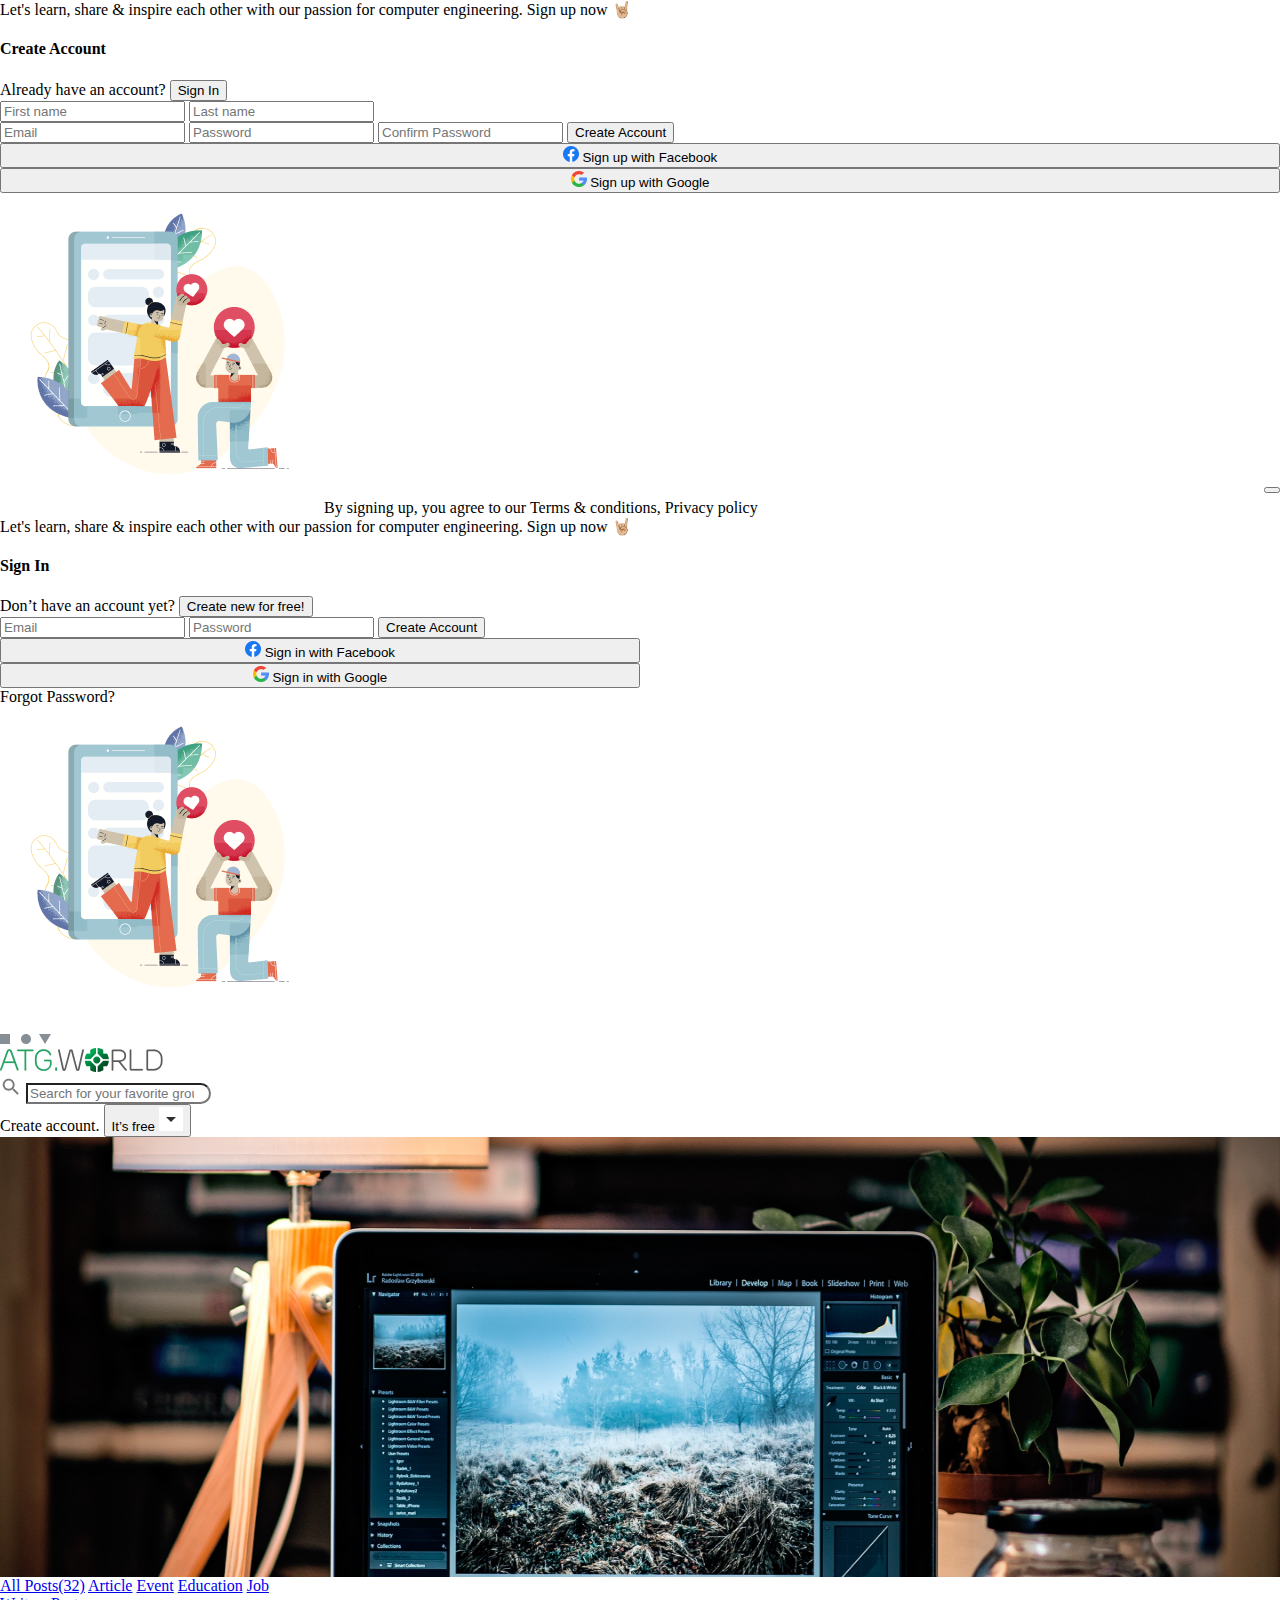
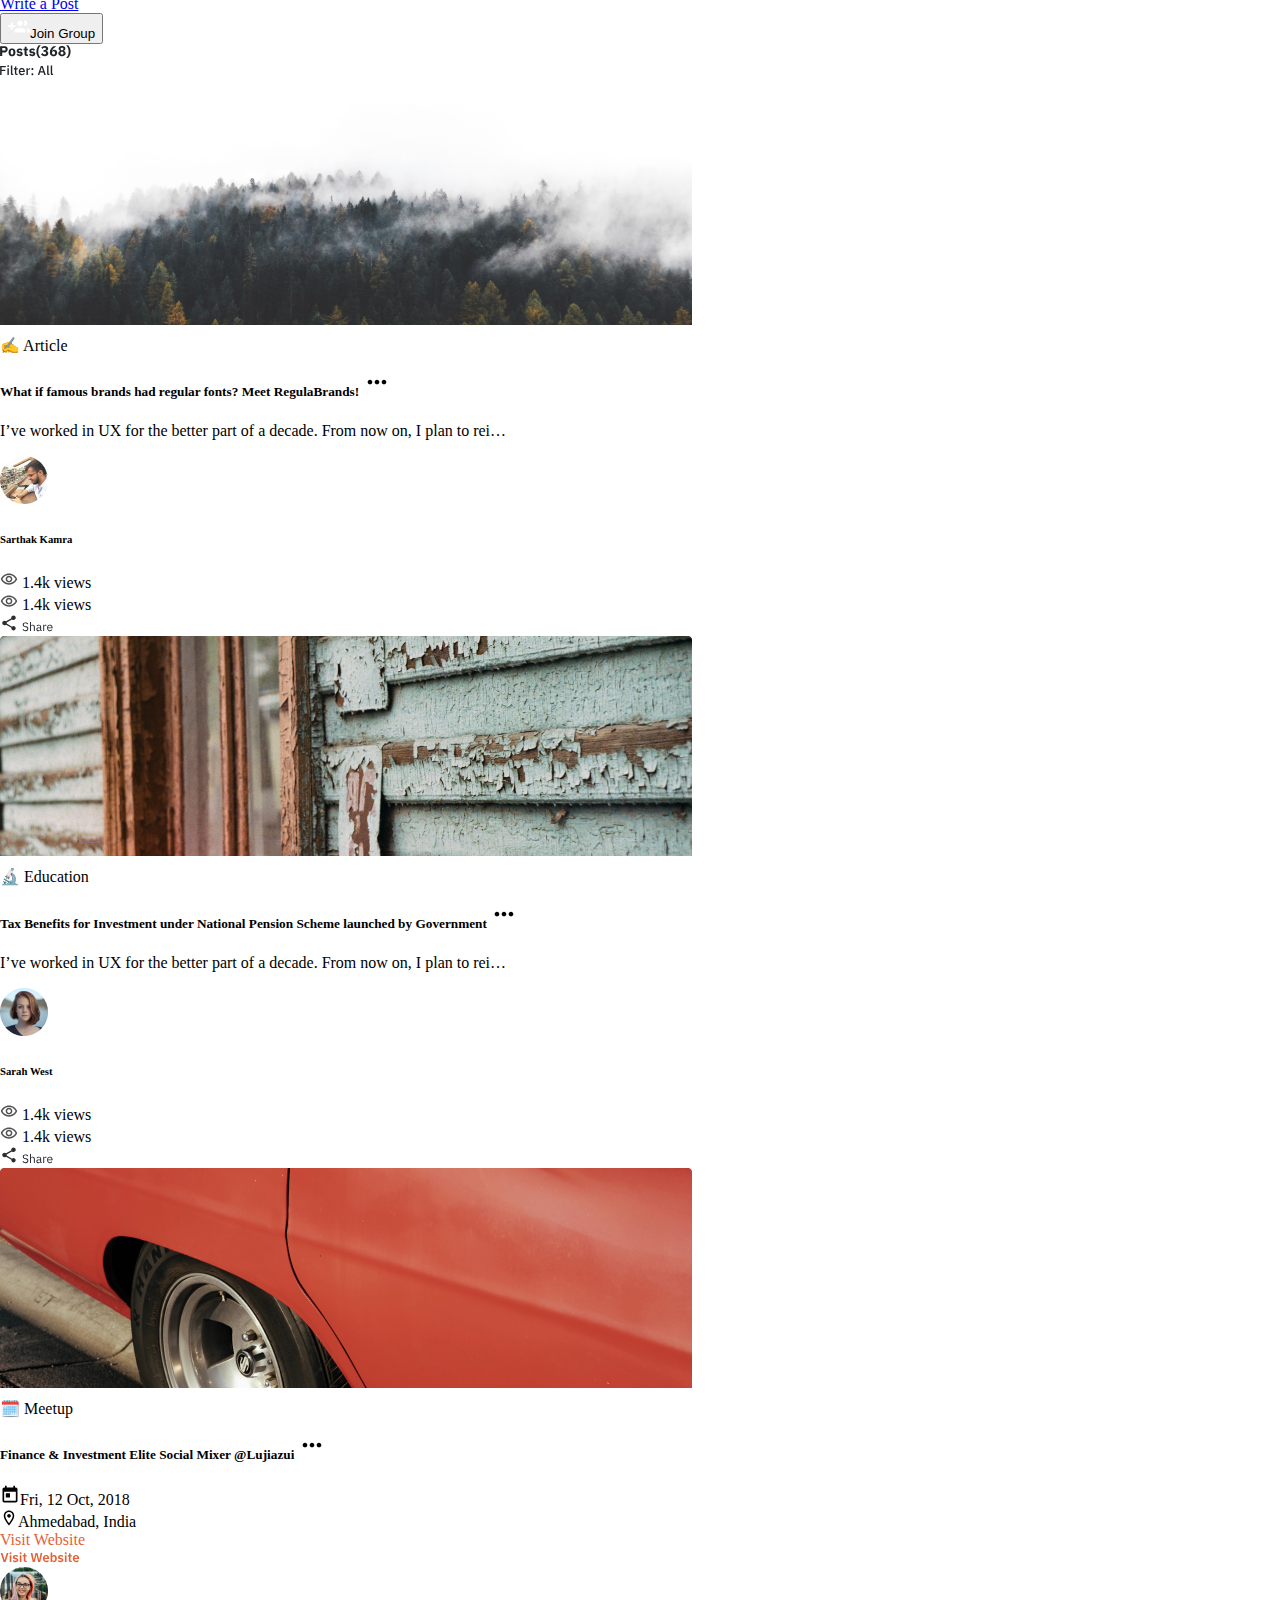
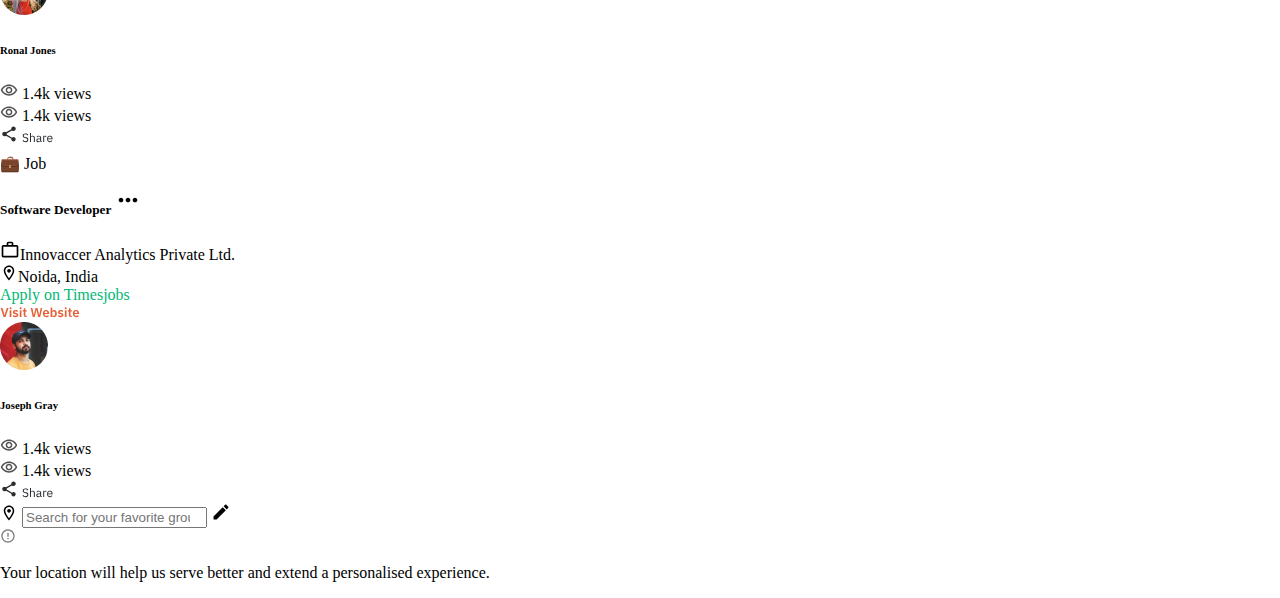
<file: index.html>
<!doctype html>
<html lang="en">

<head>
  <!-- Required meta tags -->
  <meta charset="utf-8">
  <meta name="viewport" content="width=device-width, initial-scale=1">

  <!-- Bootstrap CSS -->
  <link href="https://cdn.jsdelivr.net/npm/bootstrap@5.0.2/dist/css/bootstrap.min.css" rel="stylesheet"
    integrity="sha384-EVSTQN3/azprG1Anm3QDgpJLIm9Nao0Yz1ztcQTwFspd3yD65VohhpuuCOmLASjC" crossorigin="anonymous">
  <link rel="stylesheet" href="style.css">
  <title></title>
</head>

<body>
    <div class="modal modal-fullscreen-md-down " id="signModal"  role="dialog" aria-labelledby="myModalLabel1"
    aria-hidden="true" >
      <div class="modal-dialog modal-dialog-centered modal-lg  ">
        <div class="modal-content  ">
          <button type="button" class="btn-close bg-light rounded-circle " data-bs-dismiss="modal" aria-label="Close" style="margin-top: -30px; position:absolute;right: 0;"></button>
          <div class="alert alert-success m-0" role="alert">
            Let's learn, share & inspire each other with our passion for computer engineering. Sign up now 🤘🏼  </div>
         
          <div class="modal-body">
            <div class="d-flex justify-content-between align-items-center " >
              <h4>Create Account</h4>
              <div>Already have an account? <button class="border-0 bg-body " data-bs-target="#loginModal" data-bs-toggle="modal" data-bs-dismiss="modal">Sign In</button>
              </div>
            </div>
            <div class="d-flex flex-column flex-md-row  justify-content-md-center   align-items-center ">
              <div>
              <form>
              <div class="input-group">
                <input type="text" placeholder="First name" aria-label="First name" class="form-control">
                <input type="text" placeholder="Last name" aria-label="Last name" class="form-control">
              </div>
              <input type="email" placeholder="Email" class="form-control ">
              <input type="password" placeholder="Password" class="form-control ">
              <input type="password" placeholder="Confirm Password" class="form-control ">
              <input type="submit" class="form-control bg-primary mt-3 rounded-pill " value="Create Account">
            </form>
            <div class="container mt-3 d-flex flex-column gap-2 ">
            <button style="width: 100%; " class="btn border border-secondary " > <img src="assets/f_logo_RGB-Blue_1024.png" alt=""> Sign up with Facebook</button>
            <button style="width: 100%;" class="btn border border-secondary"> <img src="assets/search.png" alt=""> Sign up with Google</button>
            </div>
            </div>
            <div class="d-flex flex-column ">
              <img class="d-none d-md-block  " src="assets/atg_illustration.png" alt="">
              <span>By signing up, you agree to our Terms & conditions, Privacy policy</span>
  
            </div>
          </div>
          
            </div>
          </div>
         
        </div>
      </div>
  </div>
  <div class="modal modal-fullscreen-md-down  " id="loginModal"  role="dialog" aria-labelledby="myModalLabel2"
  aria-hidden="true" >
    <div class="modal-dialog modal-dialog-centered modal-lg  ">
      <div class="modal-content  ">
        <button type="button" class="btn-close bg-light rounded-circle " data-bs-dismiss="modal" aria-label="Close" style="margin-top: -30px; position:absolute;right: 0;"></button>
        <div class="alert alert-success m-0" role="alert">
          Let's learn, share & inspire each other with our passion for computer engineering. Sign up now 🤘🏼  </div>
       
        <div class="modal-body">
          
          <div class="d-flex flex-column flex-md-row  justify-content-md-center  align-items-center " >
            <h4>Sign In</h4>
            <span>Don’t have an account yet? <button class="border-0 bg-body " data-bs-target="#signModal" data-bs-toggle="modal" data-bs-dismiss="modal">Create new for free! </button>
            </span>
          </div>
          <div class="d-flex align-items-center ">
            <div id="login-item">
            <form>
           
            <input type="email" placeholder="Email" class="form-control ">
            <input type="password" placeholder="Password" class="form-control ">
            <input type="submit" class="form-control bg-primary mt-3 rounded-pill " value="Create Account">
          </form>
          <div class="container mt-3 d-flex flex-column gap-2 ">
          <button style="width: 100%; " class="btn border border-secondary " > <img src="assets/f_logo_RGB-Blue_1024.png" alt=""> Sign in with Facebook</button>
          <button style="width: 100%;" class="btn border border-secondary"> <img src="assets/search.png" alt=""> Sign in with Google</button>
          </div>
          <span>Forgot Password?</span>
          </div>
          <div class="d-flex flex-column ">
            <img class="d-none d-md-block " src="assets/atg_illustration.png" alt="">

          </div>
        </div>
        
          </div>
        </div>
       
      </div>
    </div>
</div>

  <nav class="navbar pt-0 mt-0">
    <div class="container d-flex justify-content-end  d-md-none bg-light p-2 ">
      <img src="assets/Group3.svg" alt="">
    </div>
    <div class="container d-none d-md-flex justify-content-around align-items-center h-auto ">
      <div class="navbar-brand"><img src="assets/whole.png" alt=""></div>
      <form class="mt-3 ">
        <div class="input-group mb-3" style="width: 360px; ">
          <span class="input-group-text bg-light border-end-0" id="Search"
            style="border-top-left-radius: 21px; border-bottom-left-radius:21px ;"><img
              src="assets/baseline-search-24px.svg" alt=""></span>
          <input type="search" class="form-control border-start-0" placeholder="Search for your favorite groups in ATG"
            aria-label="Search" aria-describedby="Search"
            style="border-top-right-radius: 21px; border-bottom-right-radius:21px ;">
        </div>

      </form>
      <div class=" d-flex align-items-center ">Create account. <button class="nav-link  border-0 bg-body"
          data-bs-toggle="modal" data-bs-target="#signModal">It’s free <img class="nav-fill " src="assets/baseline-arrow_drop_down-24px.jpg" alt=""></button></div>
          <!-- <div>Create account.</div> -->
    </div>
  </nav>
 
 
  <div class="main">
    <div class="first-rectange">
      <div class="container-fluid position-absolute">
        <img src="assets/Rectangle2.png" alt="">
      </div>
      <div class="container-fluid p-5 position-absolute ">
        <div id="group5" class="container-fluid d-flex d-md-none justify-content-between align-items-center px-3">
          <div><img src="assets/arrow_back_24px_outlined.svg" alt=""></div>
          <div data-bs-target="#signModal" data-bs-toggle="modal" data-bs-dismiss="modal"  class=" d-block d-md-none "><img src="assets/Group5.svg" alt=""></div>
        </div>
        <div id="first-rectangle-text" style="color: white;" class="position-absolute ">
          <h1>Computer Engineering</h1>
          <p>142,765 Computer Engineers follow this</p>
        </div>
      </div>
    </div>
    <div class="second-container container-fluid">
      
        <nav class="navbar border-bottom  border-dark  mt-3">
          <div class="container d-none d-md-flex justify-content-between  align-items-center" >
            <div class="d-flex flex-wrap">
              <a class="nav-link text-dark " aria-current="page" href="#">All Posts(32)</a>
              <a class="nav-link text-dark" href="#">Article</a>
              <a class="nav-link text-dark" href="#">Event</a>
              <a class="nav-link text-dark" href="#">Education</a>
              <a class="nav-link text-dark" href="#">Job</a>
            </div>
            <div class="d-flex gap-2 ">
              <div class="dropdown bg-secondary ">
                <a class="nav-link text-dark dropdown-toggle" data-bs-toggle="dropdown" href="#" role="button"
                  aria-expanded="false">Write a Post</a>
              </div>
              <button type="button" class="btn btn-primary" data-bs-target="#signModal" data-bs-toggle="modal" data-bs-dismiss="modal"><img src="assets/baseline-group_add-24px.png" alt="">Join Group</button>
            </div>
           
          </div>
          <div class="container d-flex d-md-none justify-content-between align-items-center">
            <span><img src="assets/Posts(368).svg" alt=""></span>
            <div class="dropdown bg-secondary ">
              <a class="nav-link text-dark dropdown-toggle" data-bs-toggle="dropdown" href="#" role="button"
                aria-expanded="false"><img src="assets/Filter_ All.svg" alt=""></a>
            </div>
          </div>
        </nav>
        <div class="post-container d-flex" style="padding-top:25px;">
          <div class="post">
            <div class="row row-cols-1 g-4 justify-content-center">
              <div class="col col-md-10">
                <div class="card">
                  <img src="assets/Rectangle5-1.png" class="card-img-top" alt="...">
                  <div class="card-body">
                    <p style="line-height:1px;">✍️ Article</p>
                    <h5  class="card-title d-flex justify-content-between" >What if famous brands had regular fonts? Meet RegulaBrands! <span class="ms-md-5" style="width:35%; text-align: right;"><img src="assets/baseline-more_vert-24px.svg" alt=""></span></h5>
                    <p class="card-text">I’ve worked in UX for the better part of a decade. From now on, I plan to rei…</p>
                  </div>
                  <div class="card-body d-flex justify-content-between align-items-center">
                    <div class="d-flex align-items-center gap-3">
                      <img src="assets/Rectangle3-1.png" alt="">
                      <div>
                        <h6>Sarthak Kamra</h6>
                        <div class="d-md-none d-flex align-items-center">
                          <img src="assets/visibility_24px_outlined.svg" alt="">
                          <span>1.4k views</span>
                        </div>
                      </div>
                     
                    </div>
                    <div class="d-flex align-items-center gap-5">
                      <div class="d-none d-md-flex align-items-center">
                        <img src="assets/visibility_24px_outlined.svg" alt="">
                        <span>1.4k views</span>
                      </div>
                      <div class="d-flex align-items-center bg-secondary ">
                        <img class="bg-secondary p-md-1" src="assets/baseline-share-24px.svg" alt="">
                        <img src="assets/Share.svg" alt="">
                      </div>
                      
                    </div>
                  </div>
                </div>
              </div>
              <div class="col col-md-10">
                <div class="card">
                  <img src="assets/Rectangle5-2.png" class="card-img-top" alt="...">
                  <div class="card-body">
                    <p style="line-height:1px;">🔬️ Education</p>
                    <h5 class="card-title  d-flex justify-content-between">Tax Benefits for Investment under National Pension Scheme launched by Government <span class="ms-md-5" style="width:35%; text-align: right;"><img src="assets/baseline-more_vert-24px.svg" alt=""></span></h5>
                    <p class="card-text">I’ve worked in UX for the better part of a decade. From now on, I plan to rei…</p>
                  </div>
                  <div class="card-body d-flex justify-content-between align-items-center">
                    <div class="d-flex align-items-center gap-3">
                      <img src="assets/Rectangle3-2.png" alt="">
                      <div>
                        <h6>Sarah West</h6>
                        <div class="d-md-none d-flex align-items-center">
                          <img src="assets/visibility_24px_outlined.svg" alt="">
                          <span>1.4k views</span>
                        </div>
                      </div>
                     
                    </div>
                    <div class="d-flex align-items-center gap-5">
                      <div class="d-none d-md-flex align-items-center">
                        <img src="assets/visibility_24px_outlined.svg" alt="">
                        <span>1.4k views</span>
                      </div>
                      <div class="d-flex align-items-center bg-secondary ">
                        <img class="bg-secondary p-md-1" src="assets/baseline-share-24px.svg" alt="">
                        <img src="assets/Share.svg" alt="">
                      </div>
                      
                    </div>
                  </div>
                </div>
              </div>
              <div class="col col-md-10">
                <div class="card">
                  <img src="assets/Rectangle5-3.png" class="card-img-top" alt="...">
                  <div class="card-body">
                    <p style="line-height:1px;">🗓️ Meetup</p>
                    <h5 class="card-title  d-flex justify-content-between">Finance & Investment Elite Social Mixer @Lujiazui <span style="width:35%; text-align: right;"><img src="assets/baseline-more_vert-24px.svg" alt=""></span></h5>
                    <div class="d-flex justify-content-between" style="width: 60%;">
                      <div >
                        <img src="assets/baseline-today-24px.svg" alt=""><span>Fri, 12 Oct, 2018</span>
                      </div>
                      <div><img src="assets/outline-location_on-24px 2.svg" alt=""><span>Ahmedabad, India</span></div>
                    </div>
                    <div class="p-1 mt-3 d-flex justify-content-center align-items-center border border-dark" style="color:#E56135;cursor: pointer;">
                      <span class="d-none d-md-block ">Visit Website</span>
                      <div class="d-block d-md-none ">
                        <img src="assets/VisitWebsite.svg" alt="">
                      </div>
                  </div>
                  
                  </div>
            
                  <div class="card-body d-flex justify-content-between align-items-center">
                    <div class="d-flex align-items-center gap-3">
                      <img src="assets/Rectangle3-3.png" alt="">
                      <div>
                        <h6>Ronal Jones</h6>
                        <div class="d-md-none d-flex align-items-center">
                          <img src="assets/visibility_24px_outlined.svg" alt="">
                          <span>1.4k views</span>
                        </div>
                      </div>
                     
                    </div>
                    <div class="d-flex align-items-center gap-5">
                      <div class="d-none d-md-flex align-items-center">
                        <img src="assets/visibility_24px_outlined.svg" alt="">
                        <span>1.4k views</span>
                      </div>
                      <div class="d-flex align-items-center bg-secondary ">
                        <img class="bg-secondary p-md-1" src="assets/baseline-share-24px.svg" alt="">
                        <img src="assets/Share.svg" alt="">
                      </div>
                      
                    </div>
                  </div>
                </div>
              </div>
              <div class="col col-md-10">
                <div class="card">
                  <div class="card-body">
                    <p style="line-height:1px;">💼️ Job</p>
                    <h5 class="card-title  d-flex justify-content-between">Software Developer <span style="width:35%; text-align: right;"><img src="assets/baseline-more_vert-24px.svg" alt=""></span></h5>
                    <div class="d-flex justify-content-between" style="width: 60%;">
                      <div >
                        <img src="assets/outline-work_outline-24px.svg" alt=""><span>Innovaccer Analytics Private Ltd.</span>
                      </div>
                      <div><img src="assets/outline-location_on-24px 2.svg" alt=""><span>Noida, India</span></div>
                    </div>
                    <div class="p-1 mt-3 d-flex justify-content-center align-items-center border border-dark" style="color:#02B875;cursor: pointer;">
                      <span class="d-none d-md-block ">Apply on Timesjobs</span>
                      <div class="d-block d-md-none ">
                        <img src="assets/VisitWebsite.svg" alt="">
                      </div>
                      </div>
                  </div>
                  <div class="card-body d-flex justify-content-between align-items-center">
                    <div class="d-flex align-items-center gap-3">
                      <img src="assets/Rectangle3-4.png" alt="">
                      <div>
                        <h6>Joseph Gray</h6>
                        <div class="d-md-none d-flex align-items-center">
                          <img src="assets/visibility_24px_outlined.svg" alt="">
                          <span>1.4k views</span>
                        </div>
                      </div>
                     
                    </div>
                    <div class="d-flex align-items-center gap-5">
                      <div class="d-none d-md-flex align-items-center">
                        <img src="assets/visibility_24px_outlined.svg" alt="">
                        <span>1.4k views</span>
                      </div>
                      <div class="d-flex align-items-center bg-secondary ">
                        <img class="bg-secondary p-md-1" src="assets/baseline-share-24px.svg" alt="">
                        <img src="assets/Share.svg" alt="">
                      </div>
                      
                    </div>
                  </div>
                </div>
              </div>
            </div>
          </div>
          <div class="group-info d-none d-md-block ">
            <form class="mt-3 ">
              <div class="input-group mb-3" style="width: 360px; ">
                <span class="input-group-text bg-light border-end-0 border-top-0 border-start-0 " id="Search"><img
                    src="assets/outline-location_on-24px 2.svg" alt=""></span>
                <input type="search" class="form-control border-end-0 border-top-0 border-start-0  border-start-0" placeholder="Search for your favorite groups in ATG"
                  aria-label="Search" aria-describedby="Search"
                 >
                 <span class="input-group-text bg-light border-end-0 border-top-0 border-start-0 " id="Search"><img
                  src="assets/baseline-edit-24px.svg" alt=""></span>
              </div>
      
            </form>
            <div class="d-flex align-items-baseline gap-2">
              <img src="assets/baseline-error_outline-24px.svg" alt="">
              <p>Your location will help us serve better and extend a personalised experience.</p>
            </div>
          </div>
          
        </div>
    </div>
  </div>
  <script src="https://cdn.jsdelivr.net/npm/bootstrap@5.0.2/dist/js/bootstrap.bundle.min.js"
    integrity="sha384-MrcW6ZMFYlzcLA8Nl+NtUVF0sA7MsXsP1UyJoMp4YLEuNSfAP+JcXn/tWtIaxVXM"
    crossorigin="anonymous"></script>


</body>

</html>
</file>
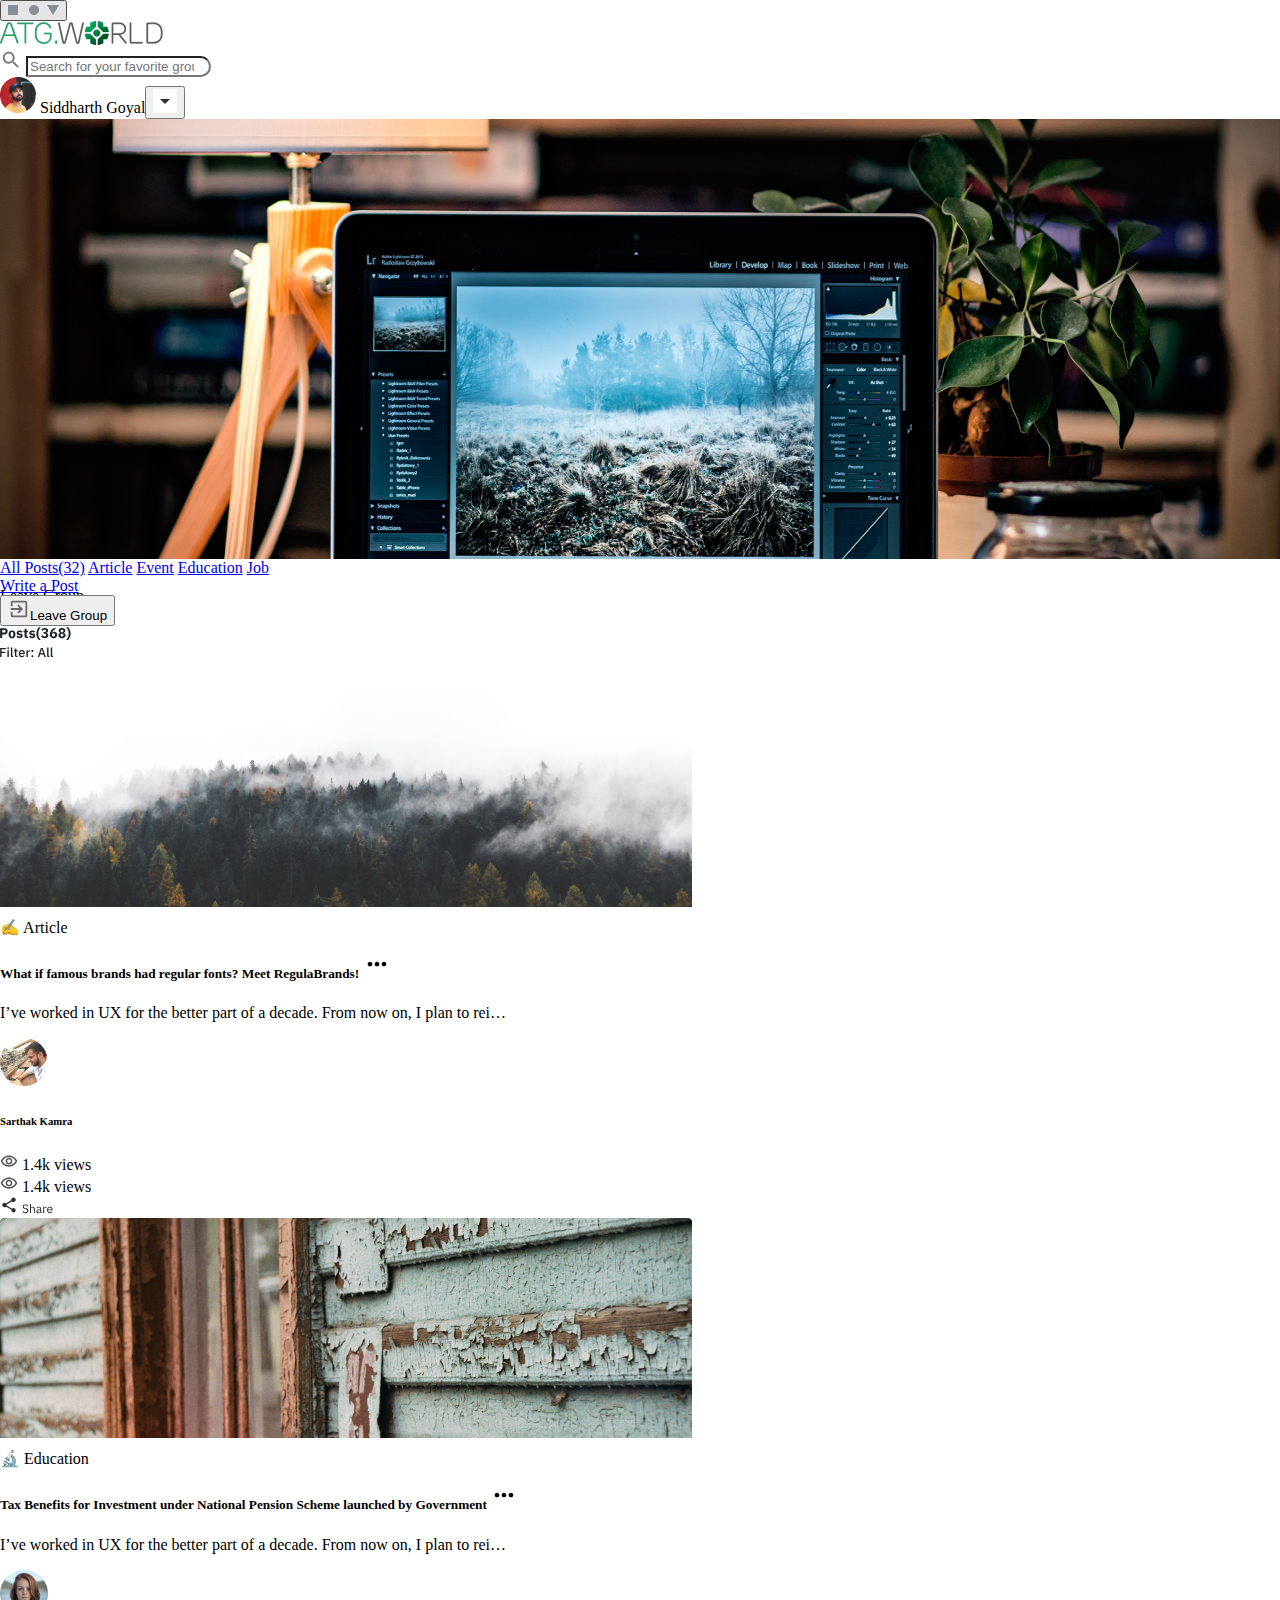
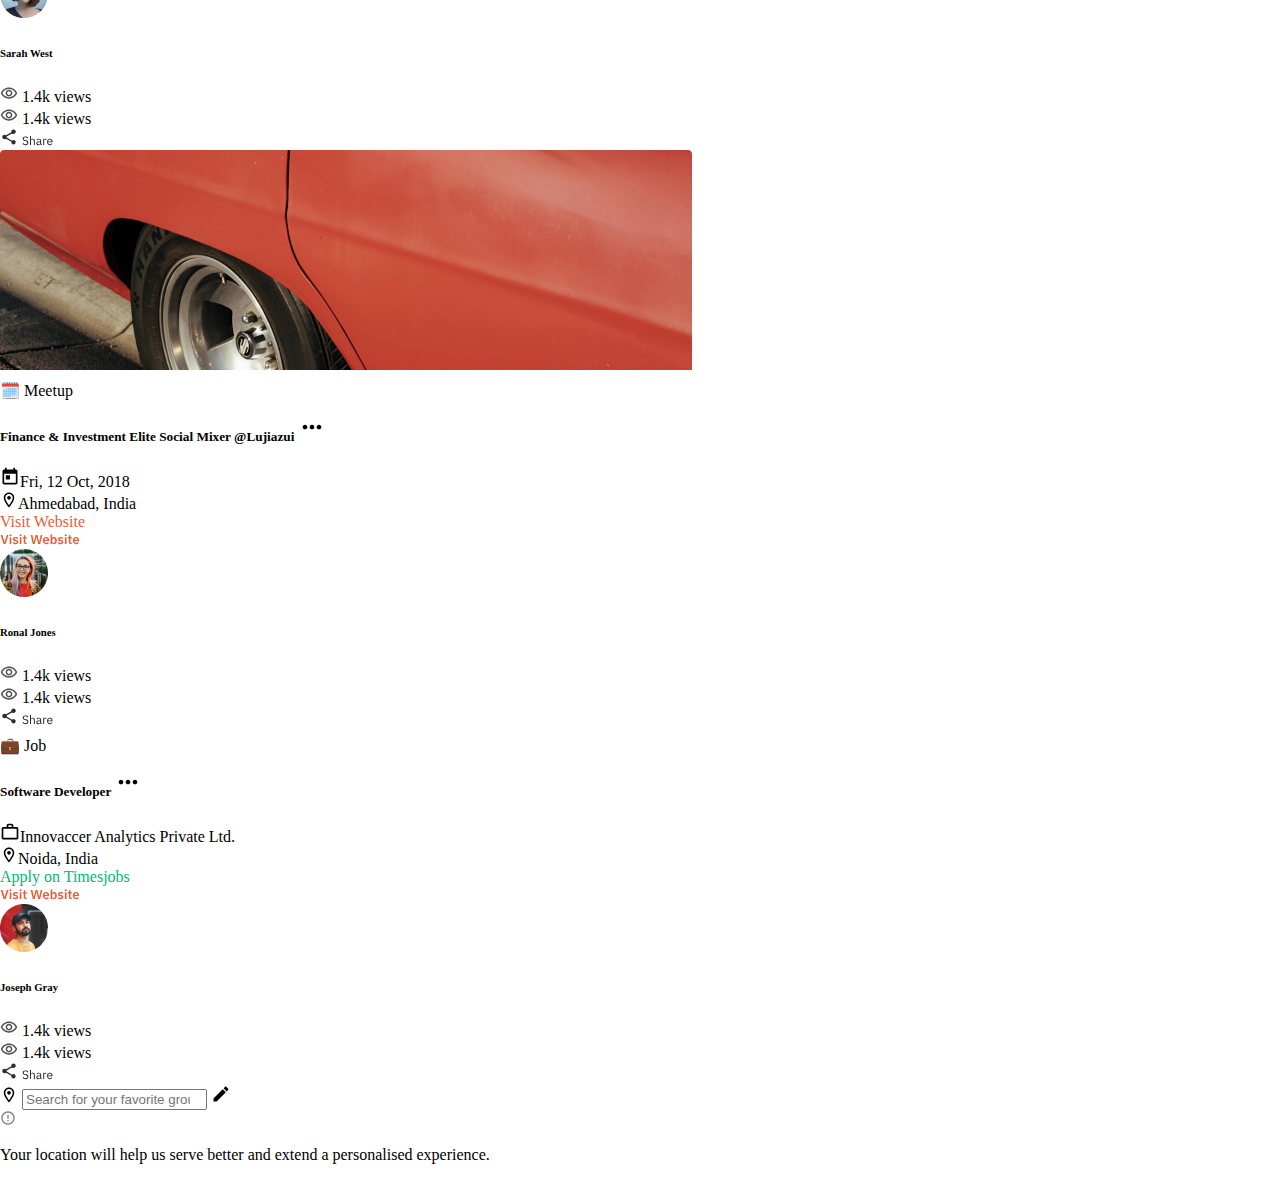
<file: home.html>
<!DOCTYPE html>
<html lang="en">
<head>
    <meta charset="UTF-8">
    <meta name="viewport" content="width=device-width, initial-scale=1.0">
    <link href="https://cdn.jsdelivr.net/npm/bootstrap@5.0.2/dist/css/bootstrap.min.css" rel="stylesheet"
    integrity="sha384-EVSTQN3/azprG1Anm3QDgpJLIm9Nao0Yz1ztcQTwFspd3yD65VohhpuuCOmLASjC" crossorigin="anonymous">
  <link rel="stylesheet" href="style.css">
    <title>Home</title>
</head>
<body>
    <nav class="navbar pt-0 mt-0">
        <div class="container d-flex justify-content-end  d-md-none bg-light p-2 ">
          <button  class="border-0 bg-body"><img src="assets/Group3.svg" alt=""></button>
        </div>
        <div class="container d-none flex-wrap d-md-flex justify-content-around align-items-center h-auto ">
          <div class="navbar-brand"><img src="assets/whole.png" alt=""></div>
          <form class="mt-3 ">
            <div class="input-group mb-3" style="width: 360px; ">
              <span class="input-group-text bg-light border-end-0" id="Search"
                style="border-top-left-radius: 21px; border-bottom-left-radius:21px ;"><img
                  src="assets/baseline-search-24px.svg" alt=""></span>
              <input type="search" class="form-control border-start-0" placeholder="Search for your favorite groups in ATG"
                aria-label="Search" aria-describedby="Search"
                style="border-top-right-radius: 21px; border-bottom-right-radius:21px ;">
            </div>
    
          </form>
          <div class=" d-flex align-items-center "> <img src="assets/Rectangle6.png" alt=""> Siddharth Goyal<button class="nav-link  border-0 bg-body"
              ><img class="nav-fill " src="assets/baseline-arrow_drop_down-24px.jpg" alt=""></button></div>
              <!-- <div>Create account.</div> -->
        </div>
      </nav>
     
     
    <div class="main">
        <div class="first-rectange d-block d-md-none">
          <div class="container-fluid position-absolute">
            <img src="assets/Rectangle2.png" alt="">
          </div>
          <div class="container-fluid p-5 position-absolute ">
            <div id="group5" class="container-fluid d-flex d-md-none justify-content-between align-items-center px-3">
              <div><img src="assets/arrow_back_24px_outlined.svg" alt=""></div>
              <div class=" d-block d-md-none text-light border p-2">Leave Group</div>
            </div>
            <div id="first-rectangle-text" style="color: white;" class="position-absolute ">
              <h1>Computer Engineering</h1>
              <p>142,765 Computer Engineers follow this</p>
            </div>
          </div>
        </div>
        <div class="second-container container-fluid">
          
            <nav class="navbar border-bottom  border-dark  mt-3">
              <div class="container d-none d-md-flex justify-content-between  align-items-center" >
                <div class="d-flex flex-wrap">
                  <a class="nav-link text-dark " aria-current="page" href="#">All Posts(32)</a>
                  <a class="nav-link text-dark" href="#">Article</a>
                  <a class="nav-link text-dark" href="#">Event</a>
                  <a class="nav-link text-dark" href="#">Education</a>
                  <a class="nav-link text-dark" href="#">Job</a>
                </div>
                <div class="d-flex gap-2 ">
                  <div class="dropdown bg-secondary ">
                    <a class="nav-link text-dark dropdown-toggle" data-bs-toggle="dropdown" href="#" role="button"
                      aria-expanded="false">Write a Post</a>
                  </div>
                  <button type="button" class="btn border bg-body" data-bs-target="#signModal" data-bs-toggle="modal" data-bs-dismiss="modal"><img src="assets/outline-exit_to_app-24px.svg" alt="">Leave Group</button>
                </div>
               
              </div>
              <div class="container d-flex d-md-none justify-content-between align-items-center">
                <span><img src="assets/Posts(368).svg" alt=""></span>
                <div class="dropdown bg-secondary ">
                  <a class="nav-link text-dark dropdown-toggle" data-bs-toggle="dropdown" href="#" role="button"
                    aria-expanded="false"><img src="assets/Filter_ All.svg" alt=""></a>
                </div>
              </div>
            </nav>
            <div class="post-container d-flex" style="padding-top:25px;">
              <div class="post">
                <div class="row row-cols-1 g-4 justify-content-center">
                  <div class="col col-md-10">
                    <div class="card">
                      <img src="assets/Rectangle5-1.png" class="card-img-top" alt="...">
                      <div class="card-body">
                        <p style="line-height:1px;">✍️ Article</p>
                        <h5  class="card-title d-flex justify-content-between" >What if famous brands had regular fonts? Meet RegulaBrands! <span class="ms-md-5" style="width:35%; text-align: right;"><img src="assets/baseline-more_vert-24px.svg" alt=""></span></h5>
                        <p class="card-text">I’ve worked in UX for the better part of a decade. From now on, I plan to rei…</p>
                      </div>
                      <div class="card-body d-flex justify-content-between align-items-center">
                        <div class="d-flex align-items-center gap-3">
                          <img src="assets/Rectangle3-1.png" alt="">
                          <div>
                            <h6>Sarthak Kamra</h6>
                            <div class="d-md-none d-flex align-items-center">
                              <img src="assets/visibility_24px_outlined.svg" alt="">
                              <span>1.4k views</span>
                            </div>
                          </div>
                         
                        </div>
                        <div class="d-flex align-items-center gap-5">
                          <div class="d-none d-md-flex align-items-center">
                            <img src="assets/visibility_24px_outlined.svg" alt="">
                            <span>1.4k views</span>
                          </div>
                          <div class="d-flex align-items-center bg-secondary ">
                            <img class="bg-secondary p-md-1" src="assets/baseline-share-24px.svg" alt="">
                            <img src="assets/Share.svg" alt="">
                          </div>
                          
                        </div>
                      </div>
                    </div>
                  </div>
                  <div class="col col-md-10">
                    <div class="card">
                      <img src="assets/Rectangle5-2.png" class="card-img-top" alt="...">
                      <div class="card-body">
                        <p style="line-height:1px;">🔬️ Education</p>
                        <h5 class="card-title  d-flex justify-content-between">Tax Benefits for Investment under National Pension Scheme launched by Government <span class="ms-md-5" style="width:35%; text-align: right;"><img src="assets/baseline-more_vert-24px.svg" alt=""></span></h5>
                        <p class="card-text">I’ve worked in UX for the better part of a decade. From now on, I plan to rei…</p>
                      </div>
                      <div class="card-body d-flex justify-content-between align-items-center">
                        <div class="d-flex align-items-center gap-3">
                          <img src="assets/Rectangle3-2.png" alt="">
                          <div>
                            <h6>Sarah West</h6>
                            <div class="d-md-none d-flex align-items-center">
                              <img src="assets/visibility_24px_outlined.svg" alt="">
                              <span>1.4k views</span>
                            </div>
                          </div>
                         
                        </div>
                        <div class="d-flex align-items-center gap-5">
                          <div class="d-none d-md-flex align-items-center">
                            <img src="assets/visibility_24px_outlined.svg" alt="">
                            <span>1.4k views</span>
                          </div>
                          <div class="d-flex align-items-center bg-secondary ">
                            <img class="bg-secondary p-md-1" src="assets/baseline-share-24px.svg" alt="">
                            <img src="assets/Share.svg" alt="">
                          </div>
                          
                        </div>
                      </div>
                    </div>
                  </div>
                  <div class="col col-md-10">
                    <div class="card">
                      <img src="assets/Rectangle5-3.png" class="card-img-top" alt="...">
                      <div class="card-body">
                        <p style="line-height:1px;">🗓️ Meetup</p>
                        <h5 class="card-title  d-flex justify-content-between">Finance & Investment Elite Social Mixer @Lujiazui <span style="width:35%; text-align: right;"><img src="assets/baseline-more_vert-24px.svg" alt=""></span></h5>
                        <div class="d-flex justify-content-between" style="width: 60%;">
                          <div >
                            <img src="assets/baseline-today-24px.svg" alt=""><span>Fri, 12 Oct, 2018</span>
                          </div>
                          <div><img src="assets/outline-location_on-24px 2.svg" alt=""><span>Ahmedabad, India</span></div>
                        </div>
                        <div class="p-1 mt-3 d-flex justify-content-center align-items-center border border-dark" style="color:#E56135;cursor: pointer;">
                          <span class="d-none d-md-block ">Visit Website</span>
                          <div class="d-block d-md-none ">
                            <img src="assets/VisitWebsite.svg" alt="">
                          </div>
                      </div>
                      
                      </div>
                
                      <div class="card-body d-flex justify-content-between align-items-center">
                        <div class="d-flex align-items-center gap-3">
                          <img src="assets/Rectangle3-3.png" alt="">
                          <div>
                            <h6>Ronal Jones</h6>
                            <div class="d-md-none d-flex align-items-center">
                              <img src="assets/visibility_24px_outlined.svg" alt="">
                              <span>1.4k views</span>
                            </div>
                          </div>
                         
                        </div>
                        <div class="d-flex align-items-center gap-5">
                          <div class="d-none d-md-flex align-items-center">
                            <img src="assets/visibility_24px_outlined.svg" alt="">
                            <span>1.4k views</span>
                          </div>
                          <div class="d-flex align-items-center bg-secondary ">
                            <img class="bg-secondary p-md-1" src="assets/baseline-share-24px.svg" alt="">
                            <img src="assets/Share.svg" alt="">
                          </div>
                          
                        </div>
                      </div>
                    </div>
                  </div>
                  <div class="col col-md-10">
                    <div class="card">
                      <div class="card-body">
                        <p style="line-height:1px;">💼️ Job</p>
                        <h5 class="card-title  d-flex justify-content-between">Software Developer <span style="width:35%; text-align: right;"><img src="assets/baseline-more_vert-24px.svg" alt=""></span></h5>
                        <div class="d-flex justify-content-between" style="width: 60%;">
                          <div >
                            <img src="assets/outline-work_outline-24px.svg" alt=""><span>Innovaccer Analytics Private Ltd.</span>
                          </div>
                          <div><img src="assets/outline-location_on-24px 2.svg" alt=""><span>Noida, India</span></div>
                        </div>
                        <div class="p-1 mt-3 d-flex justify-content-center align-items-center border border-dark" style="color:#02B875;cursor: pointer;">
                          <span class="d-none d-md-block ">Apply on Timesjobs</span>
                          <div class="d-block d-md-none ">
                            <img src="assets/VisitWebsite.svg" alt="">
                          </div>
                          </div>
                      </div>
                      <div class="card-body d-flex justify-content-between align-items-center">
                        <div class="d-flex align-items-center gap-3">
                          <img src="assets/Rectangle3-4.png" alt="">
                          <div>
                            <h6>Joseph Gray</h6>
                            <div class="d-md-none d-flex align-items-center">
                              <img src="assets/visibility_24px_outlined.svg" alt="">
                              <span>1.4k views</span>
                            </div>
                          </div>
                         
                        </div>
                        <div class="d-flex align-items-center gap-5">
                          <div class="d-none d-md-flex align-items-center">
                            <img src="assets/visibility_24px_outlined.svg" alt="">
                            <span>1.4k views</span>
                          </div>
                          <div class="d-flex align-items-center bg-secondary ">
                            <img class="bg-secondary p-md-1" src="assets/baseline-share-24px.svg" alt="">
                            <img src="assets/Share.svg" alt="">
                          </div>
                          
                        </div>
                      </div>
                    </div>
                  </div>
                </div>
              </div>
              <div class="group-info d-none d-md-block ">
                <form class="mt-3 ">
                  <div class="input-group mb-3" style="width: 360px; ">
                    <span class="input-group-text bg-light border-end-0 border-top-0 border-start-0 " id="Search"><img
                        src="assets/outline-location_on-24px 2.svg" alt=""></span>
                    <input type="search" class="form-control border-end-0 border-top-0 border-start-0  border-start-0" placeholder="Search for your favorite groups in ATG"
                      aria-label="Search" aria-describedby="Search"
                     >
                     <span class="input-group-text bg-light border-end-0 border-top-0 border-start-0 " id="Search"><img
                      src="assets/baseline-edit-24px.svg" alt=""></span>
                  </div>
          
                </form>
                <div class="d-flex align-items-baseline gap-2">
                  <img src="assets/baseline-error_outline-24px.svg" alt="">
                  <p>Your location will help us serve better and extend a personalised experience.</p>
                </div>
              </div>
              
            </div>
        </div>
      </div>
      <script src="https://cdn.jsdelivr.net/npm/bootstrap@5.0.2/dist/js/bootstrap.bundle.min.js"
        integrity="sha384-MrcW6ZMFYlzcLA8Nl+NtUVF0sA7MsXsP1UyJoMp4YLEuNSfAP+JcXn/tWtIaxVXM"
        crossorigin="anonymous"></script>
        <script src="script.js"></script>
</body>
</html>
</file>
<file: style.css>
body{
    padding: 0;
    margin: 0;
}
.first-rectange{
    width: 100%;
    height: 440px;
}
/* .first-rectange:nth-child(1){
    background-image: url("assets/Rectangle2.png");
    background-position: center;
    background-repeat: no-repeat;
    background-size:c;
    
} */
.first-rectange img{
    width: inherit;
    height: inherit;
}
.first-rectange:nth-child(2){
    background: linear-gradient(180deg, rgba(0, 0, 0, 0.45) 0%, rgba(0, 0, 0, 0.60) 100%);
   
}
.first-rectange>div{
    width: inherit;
    height: inherit;
   
}
#first-rectangle-text{
    bottom: 42px;
    left: 200px;
}
/* #signModal {
    position: fixed;
    left: 50% !important;
    top: 50% !important;
    transform: translate(-50%, -50%);
} */

#login-item{
    width:50%;
}
  

@media screen and (max-width:600px) {
    .first-rectange{
        height:236px;
        width: 100%;
    }
    #first-rectangle-text{
        bottom: 32px;
        left: 16px;
    }
    #group5{
        top: 14px;
        left: 0;
        
        position: absolute;
    }
    #nav-gropu3-img{
       right: 0;
       top: 0;     
    }
    #login-item{
        width:100%;
    }

}
</file>
